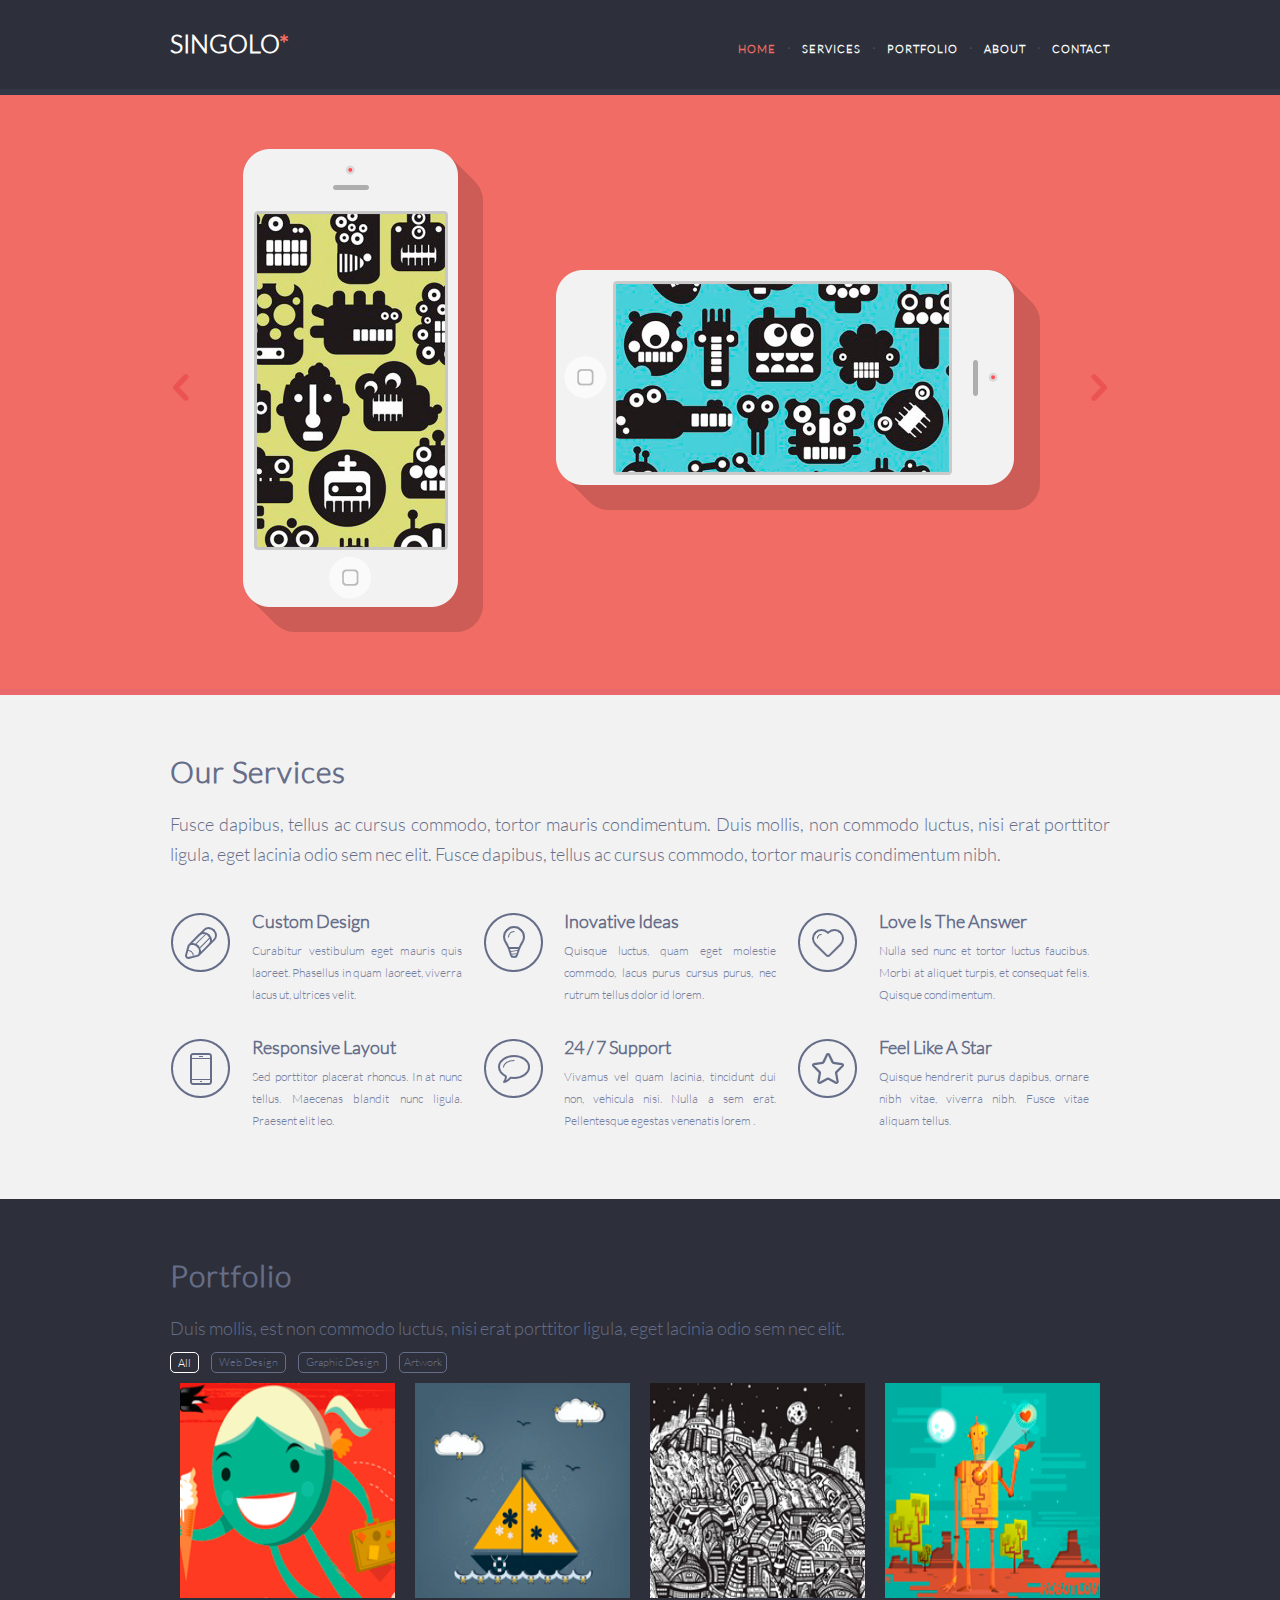
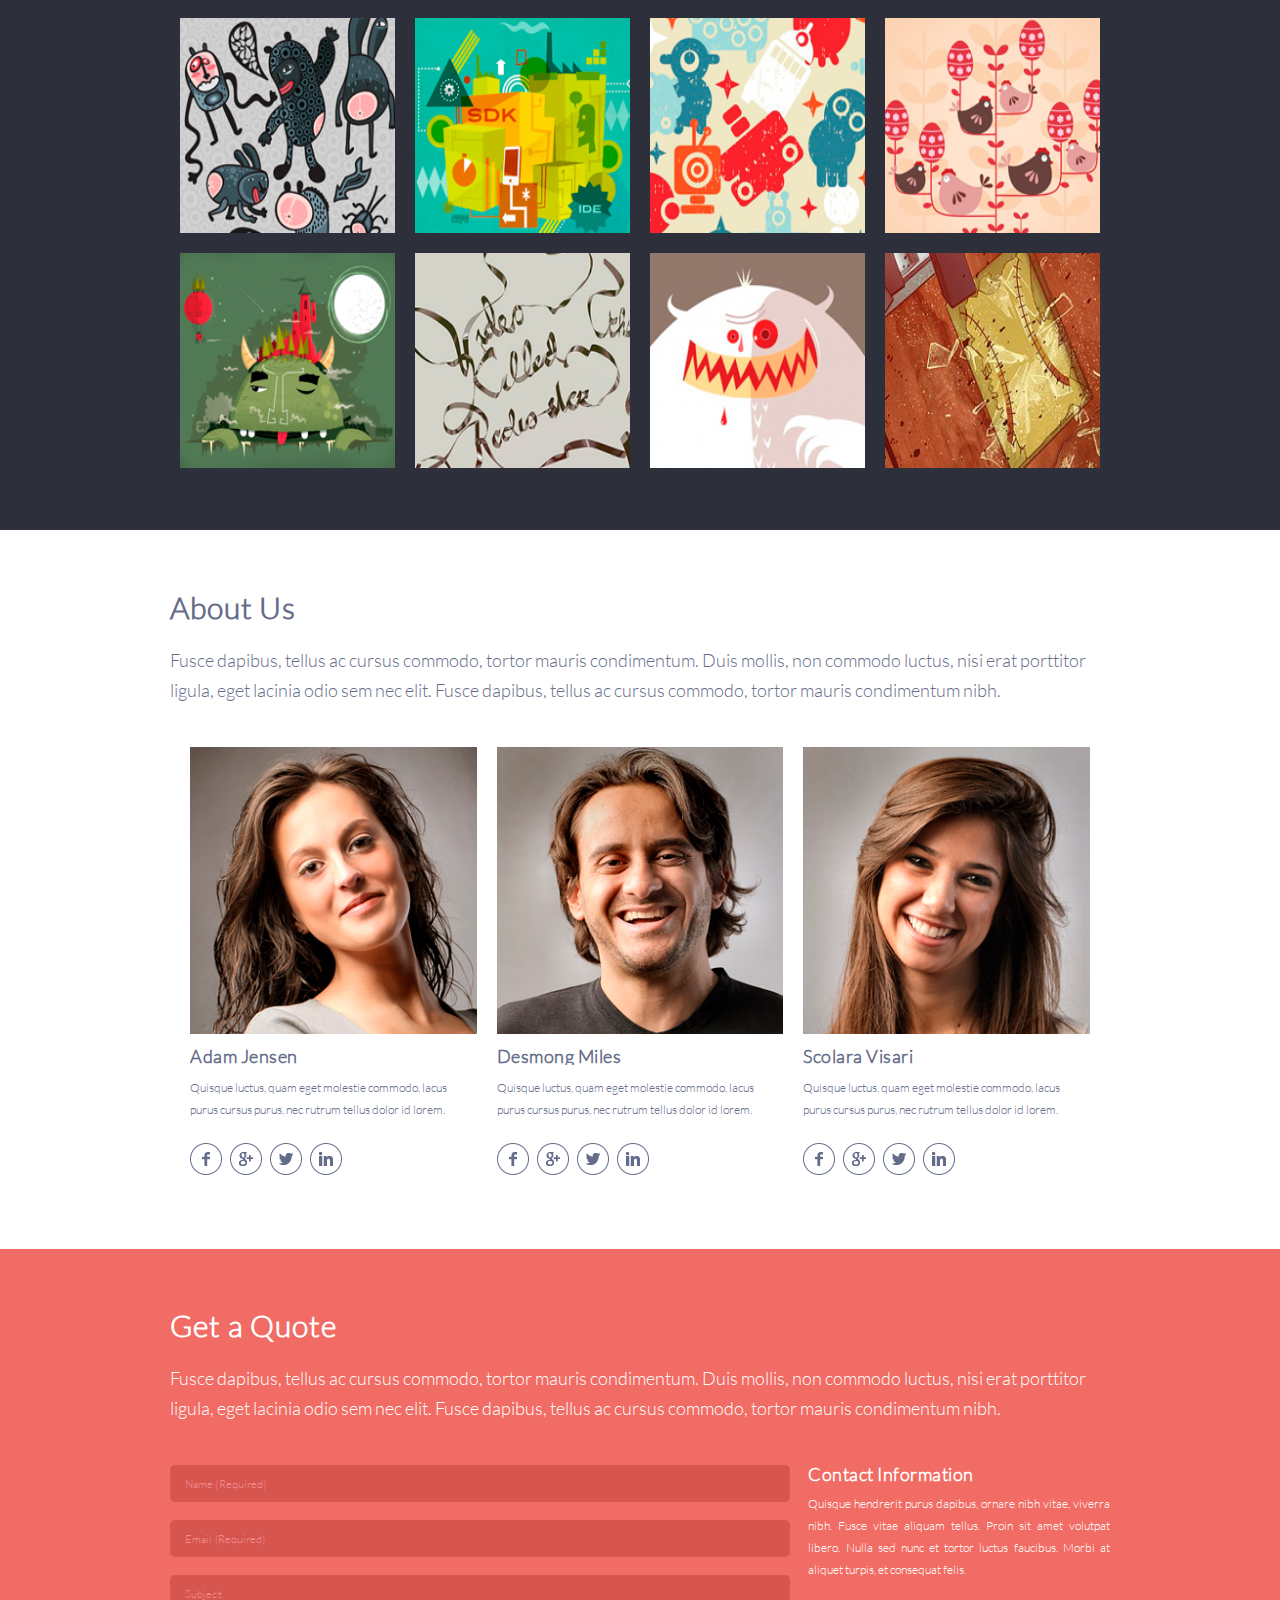
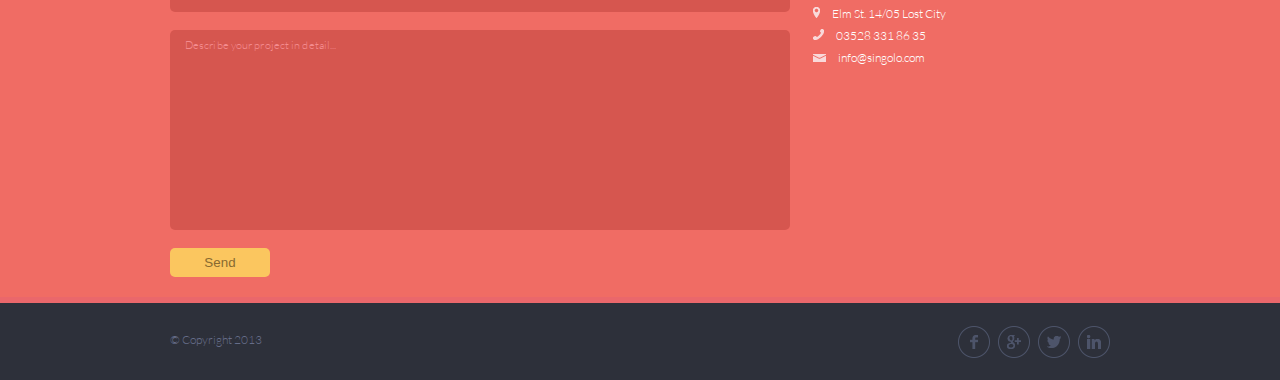
<file: index.html>
<!DOCTYPE html>
<html lang="en">

<head>
    <meta charset="UTF-8">
    <meta name="viewport" content="width=device-width, initial-scale=1.0">
    <title>Document</title>
    <link rel="stylesheet" href="style.css">
</head>

<body>
    <header class="header">
        <div class="wrapper">
            <div class="menu">
            <h1 class="logo">singolo<span class="main-color">*</span></h1>
                    <nav class="navbar">
                           <ul>
                    <li><a class="active" href="#home">home</a></li>
                    <li><a href="#services">services</a></li>
                    <li><a href="#portfolio">portfolio</a></li>
                    <li><a href="#about">about</a></li>
                    <li><a href="#quote">contact</a></li>
                </ul>
            </nav>
        </div>
        </div>     
    </header>
  
    <div class="menu-mobile">
      
    <div class="hamburger">
        <div></div>
    </div>
    <div class="overlay"> </div>
   </div>
   


    <main>
      
        <section class="home">
            <a  id='home' class = "anchor"></a>
            <div class="wrapper home-wrapper">
                <div class="slider-container">
                <div class = "slide active-slide">
                 <div class="vertical-phone-screen">
                    <img class="vertical-phone" src="assets/images/iPhone Vertical.png" alt="vertical_phone">
                    <div class="vertical-phone-off hidden"></div>
                 </div>
                 <div class="horizonal-phone-screen">
                    <img class="horizontal-phone" src="assets/images/iPhone Horizontal.png" alt="horizontal_phone">
                    <div class="horizontal-phone-off hidden"></div>
                                   </div>
                </div>
                <div class="slide second-slide">
                    <img src="assets/images/Slide-2.png" alt="">
                </div>
            </div>
            
                <img class="chev-left" src="assets/images/chev.png" alt="left_chev">
                <img class="chev-right" src="assets/images/chev.png" alt="right_chev">
               
               
            </div>

            </div>
        </section>

        <section  class="services">
            <a id="services" class = "anchor"></a>
            <div class="wrapper">
                <div>
                    <h2>Our Services</h2>
                    <p>Fusce dapibus, tellus ac cursus commodo, tortor mauris condimentum. Duis mollis, non commodo
                        luctus, nisi erat porttitor ligula, eget lacinia odio sem nec elit. Fusce dapibus, tellus ac
                        cursus commodo, tortor mauris condimentum nibh.</p>
                </div>
                <div>
                    <div class="layout-3-col">
                        <div class="layout-para">
                            <div class="icon"><img src="assets/images/pen.png" alt="pen"></div>
                            <div>
                                <h3>Custom Design</h3>
                                <p class="s-text">Curabitur vestibulum eget mauris quis laoreet. Phasellus in quam
                                    laoreet, viverra lacus ut, ultrices velit.</p>
                            </div>
                        </div>

                        <div class="layout-para">
                            <div class="icon"><img src="assets/images/lightbulb.png" alt="lightbulb"></div>
                            <div>
                                <h3>Inovative Ideas</h3>
                                <p class="s-text">Quisque luctus, quam eget molestie commodo, lacus purus cursus purus,
                                    nec rutrum tellus dolor id lorem.</p>
                            </div>
                        </div>

                        <div class="layout-para">
                            <div class="icon"><img src="assets/images/heart.png" alt="heart"></div>
                            <div>
                                <h3>Love Is The Answer</h3>
                                <p class="s-text">Nulla sed nunc et tortor luctus faucibus. Morbi at aliquet turpis, et
                                    consequat felis. Quisque condimentum.</p>
                            </div>
                        </div>

                        <div class="layout-para">
                            <div class="icon"><img src="assets/images/phone.png" alt="phone"></div>
                            <div>
                                <h3>Responsive Layout</h3>
                                <p class="s-text">Sed porttitor placerat rhoncus. In at nunc tellus. Maecenas blandit
                                    nunc ligula. Praesent elit leo.</p>
                            </div>
                        </div>

                        <div class="layout-para">
                            <div class="icon"><img src="assets/images/bubble.png" alt="bubble"></div>
                            <div>
                                <h3>24 / 7 Support</h3>
                                <p class="s-text">Vivamus vel quam lacinia, tincidunt dui non, vehicula nisi. Nulla a
                                    sem erat. Pellentesque egestas venenatis lorem .</p>
                            </div>
                        </div>

                        <div class="layout-para">
                            <div class="icon"><img src="assets/images/Star.png" alt="star"></div>
                            <div>
                                <h3>Feel Like A Star</h3>
                                <p class="s-text">Quisque hendrerit purus dapibus, ornare nibh vitae, viverra nibh.
                                    Fusce vitae aliquam tellus.</p>
                            </div>
                        </div>


                    </div>
                </div>
            </div>

        </section>
         
        <section class="portfolio">
            <a  id='portfolio' class = "anchor"></a>
            <div class="wrapper">

                <h2>Portfolio</h2>
                <p>Duis mollis, est non commodo luctus, nisi erat porttitor ligula, eget lacinia odio sem nec elit.</p>
                <ul class="portfolio-nav">
                    <li class="portf-nav active-nav">All</li>
                    <li class="portf-nav">Web Design</li>
                    <li class="portf-nav">Graphic Design</li>
                    <li class="portf-nav">Artwork</li>
                </ul>
                <ul class="layout-4-col">
                    <li class='portf-img'><div><img src="assets/images/img2.png" alt="image"></div></li>
                    <li class='portf-img'><div><img src="assets/images/img1.png" alt="image"></div></li>
                    <li class='portf-img'><div><img src="assets/images/img3.png" alt="image"></div></li>
                    <li class='portf-img'><div><img src="assets/images/img4.png" alt="image"></div></li>
                    <li class='portf-img'><div><img src="assets/images/img5.png" alt="image"></div></li>
                    <li class='portf-img'><div><img src="assets/images/img6.png" alt="image"></div></li>
                    <li class='portf-img'><div><img src="assets/images/img7.png" alt="image"></div></li>
                    <li class='portf-img'><div><img src="assets/images/img8.png" alt="image"></div></li>
                    <li class='portf-img'><div><img src="assets/images/img9.png" alt="image"></div></li>
                    <li class='portf-img'><div><img src="assets/images/img10.png" alt="image"></div></li>
                    <li class='portf-img'><div><img src="assets/images/img11.png" alt="image"></div></li>
                    <li class='portf-img'><div><img src="assets/images/img12.png" alt="image"></div></li>
                </ul>
            </div>
        </section>

        <section  class="about">
            <a  id="about" class = "anchor"></a>
            <div class="wrapper">
                <h2>About Us</h2>
                <p>Fusce dapibus, tellus ac cursus commodo, tortor mauris condimentum. Duis mollis, non commodo luctus,
                    nisi erat porttitor ligula, eget lacinia odio sem nec elit. Fusce dapibus, tellus ac cursus commodo,
                    tortor mauris condimentum nibh.</p>
                <div class="team">
                             <div class="team-person">
                                
                        <img class="team-img" src="assets/images/Jensen.png" alt="Adam Jensen">
                        <h3>Adam Jensen</h3>
                        <p>Quisque luctus, quam eget molestie commodo, lacus purus cursus purus, nec rutrum tellus dolor
                            id lorem.</p>
                        <div class="social-info">
                            <a href="#"><img src="assets/images/facebook.png" alt="facebook"></a>
                            <a href="#"><img src="assets/images/google.png" alt="google"></a>
                            <a href="#"><img src="assets/images/twitter.png" alt="twitter"></a>
                            <a href="#"><img src="assets/images/linkedIn.png" alt="linkedIn"></a>
                        </div>
                    </div>

                    <div class="team-person">
                        
                        <img class="team-img" src="assets/images/Miles.png" alt="Desmong Miles">
                        <h3>Desmong Miles</h3>
                        <p>Quisque luctus, quam eget molestie commodo, lacus purus cursus purus, nec rutrum tellus dolor
                            id lorem.</p>
                        <div class="social-info">
                            <a href="#"><img src="assets/images/facebook.png" alt="facebook"></a>
                            <a href="#"><img src="assets/images/google.png" alt="google"></a>
                            <a href="#"><img src="assets/images/twitter.png" alt="twitter"></a>
                            <a href="#"><img src="assets/images/linkedIn.png" alt="linkedIn"></a>
                        
                    </div>
                    </div>

                    <div class="team-person">
                        
                        <img class="team-img" src="assets/images/Visari.png" alt="Scolara Visari">
                        <h3>Scolara Visari</h3>
                        <p>Quisque luctus, quam eget molestie commodo, lacus purus cursus purus, nec rutrum tellus dolor
                            id lorem.</p>
                        <div class="social-info">
                            <a href="#"><img src="assets/images/facebook.png" alt="facebook"></a>
                            <a href="#"><img src="assets/images/google.png" alt="google"></a>
                            <a href="#"><img src="assets/images/twitter.png" alt="twitter"></a>
                            <a href="#"><img src="assets/images/linkedIn.png" alt="linkedIn"></a>
                       
                    </div>
                    </div>

                </div>
            </div>
        </section>

        <section class="quote">
            <a id="quote" class = "anchor"></a>
            <div class="wrapper">
                <h2>Get a Quote</h2>
                <p>Fusce dapibus, tellus ac cursus commodo, tortor mauris condimentum. Duis mollis, non commodo luctus,
                    nisi erat porttitor ligula, eget lacinia odio sem nec elit. Fusce dapibus, tellus ac cursus commodo,
                    tortor mauris condimentum nibh.
                </p>
                <div class="feedback">
                    <form class="message">
                        <input id="name" type="text" placeholder="Name (Required)" required>
                        <input id="email" type="email" placeholder="Email (Required)" required>
                        <input type="text" id="subject" placeholder="Subject" >
                        <textarea rows="12" id="description" placeholder="Describe your project in detail..."></textarea>
                        <input type="submit" value="Send" class="submit">
                    </form>

                    <div class="contact">
                        <h3>Contact Information</h3>
                        <p>Quisque hendrerit purus dapibus, ornare nibh vitae,
                            viverra nibh. Fusce vitae aliquam tellus.
                            Proin sit amet volutpat libero. Nulla sed nunc et tortor luctus faucibus.
                            Morbi at aliquet turpis, et consequat felis. </p>
                        <div class="contact-info">
                            <div>
                                <img src="assets/images/cont-location.png">
                                <span>Elm St. 14/05 Lost City </span>
                            </div>
                            <div>
                                <img src="assets/images/cont-phone.png">
                                <a  href="tel:+035283318635">03528 331 86 35</a>
                            </div>
                            <div>
                                <img src="assets/images/cont-mail.png">
                                <a href="mailto:info@singolo.com">info@singolo.com</a>
                            </div>
                        </div>
                    </div>
                </div>
            </div>
           <div class="modal  hidden">
            <div class="modal-feedback">
             <p><span id="result"></span></p>
             <br>
             <button class="btn-ok" type="button" value="OK">OK</button>
            </div>
        </div>



        </section>

    </main>
    <footer>
        <div class="wrapper">
            <div class="copy">&copy; Copyright 2013</div>
            <div class="social-foot">
                <a href=#><img src="assets/images/facebook.png" alt="facebook"></a>
                <a href=#><img src="assets/images/google.png" alt="google"></a>
                <a href=#><img src="assets/images/twitter.png" alt="twitter"></a>
                <a href=#><img src="assets/images/linkedIn.png" alt="linkedIn"></a>
            </div>
        </div>
    </footer>
     
        <script src="script.js"></script>
</body>

</html>
</file>
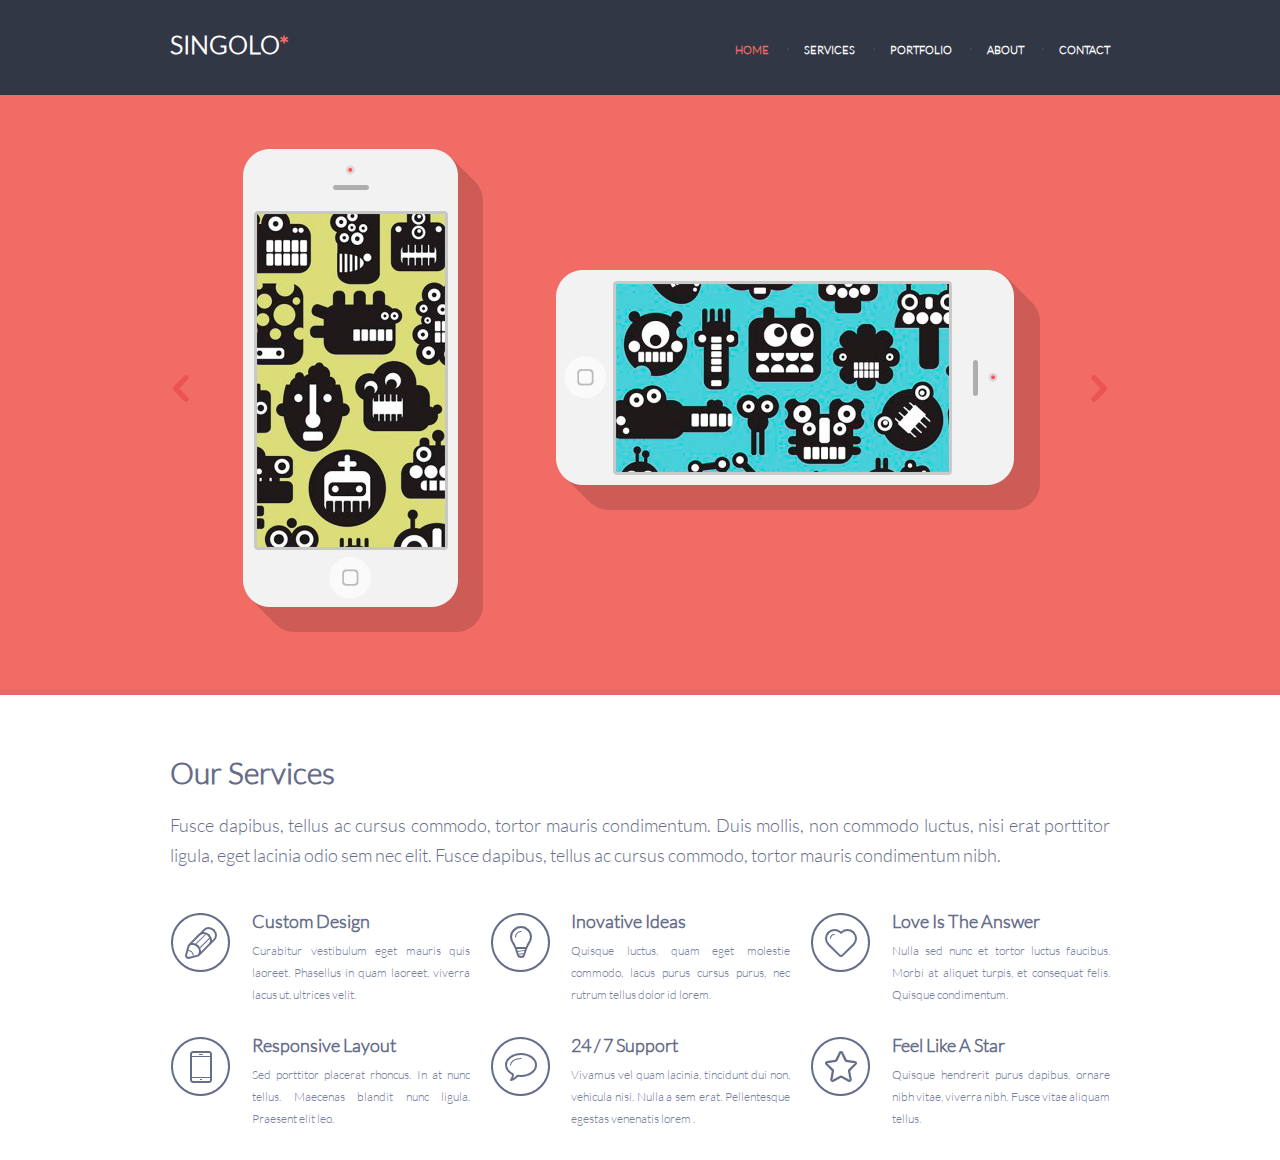
<file: singolo1.html>
<!DOCTYPE html>
<html lang="en">
<head>
    <meta charset="UTF-8">
    <meta name="viewport" content="width=device-width, initial-scale=1.0">
    <title>Document</title>
    <link rel="stylesheet" href="singolo1.css">
    </head>
<body>
    <header id="header">
        <div class="wrapper">
            <h1 class="logo">singolo<span class="main-color">*</span></h1>
            <nav id="navbar">
                <ul>
                    <li class="active">home</li>
                    <li>services</li>
                    <li>portfolio</li>
                    <li>about</li>
                    <li>contact</li>
                </ul>
            </nav>
        </div>  
    </header>
    
    <main>
        <section id="promo">
            <div class="wrapper">
               
                    <img class="vertical-phone" src = "assets/images/iPhone Vertical.png">               
                    <img class="horizontal-phone"src = "assets/images/iPhone Horizontal.png">               
                    <img class="chev-left"src = "assets/images/chev.png">     
                    <img class="chev-right"src = "assets/images/chev.png">               
                    </div>
                       
                </div>
        </section>

        <section id="services">
            <div class="wrapper">
                <div>
                    <h2>Our Services</h2>
                    <p>Fusce dapibus, tellus ac cursus commodo, tortor mauris condimentum. Duis mollis, non commodo luctus, nisi erat porttitor ligula, eget lacinia odio sem nec elit. Fusce dapibus, tellus ac cursus commodo, tortor mauris condimentum nibh.</p>
                </div>
                <div>
                    <div class="layout-3-col">
                        <div class="layout-para">
                            <div class="icon"><img src="assets/images/pen.png" alt="pen"></div>
                            <div>
                                <h3>Custom Design</h3>
                                <p class="s-text">Curabitur vestibulum eget mauris quis laoreet. Phasellus in quam laoreet, viverra lacus ut, ultrices velit.</p>
                            </div>
                        </div>

                        <div class="layout-para">
                            <div class="icon"><img src="assets/images/lightbulb.png" alt="lightbulb"></div>
                            <div>
                                <h3>Inovative Ideas</h3>
                                <p class="s-text">Quisque luctus, quam eget molestie commodo, lacus purus cursus purus, nec rutrum tellus dolor id lorem.</p>
                            </div>
                        </div>

                        <div class="layout-para">
                            <div class="icon"><img src="assets/images/heart.png" alt="heart"></div>
                            <div>
                                <h3>Love Is The Answer</h3>
                                <p class="s-text">Nulla sed nunc et tortor luctus faucibus. Morbi at aliquet turpis, et consequat felis. Quisque condimentum.</p>
                            </div>
                        </div>

                        <div class="layout-para">
                            <div class="icon"><img src="assets/images/phone.png" alt="phone"></div>
                            <div>
                                <h3>Responsive Layout</h3>
                                <p class="s-text">Sed porttitor placerat rhoncus. In at nunc tellus. Maecenas blandit nunc ligula. Praesent elit leo.</p>
                            </div>
                        </div>

                        <div class="layout-para">
                            <div class="icon"><img src="assets/images/bubble.png" alt="bubble"></div>
                            <div>
                                <h3>24 / 7 Support</h3>
                                <p class="s-text">Vivamus vel quam lacinia, tincidunt dui non, vehicula nisi. Nulla a sem erat. Pellentesque egestas venenatis lorem .</p>
                            </div>
                        </div>

                        <div class="layout-para">
                            <div class="icon"><img src="assets/images/Star.png" alt="star"></div>
                            <div>
                                <h3>Feel Like A Star</h3>
                                <p class="s-text">Quisque hendrerit purus dapibus, ornare nibh vitae, viverra nibh. Fusce vitae aliquam tellus.</p>
                            </div>
                        </div>


                    </div>
                </div>
            </div>

        </section>

    </main>
</body>
</html>
</file>
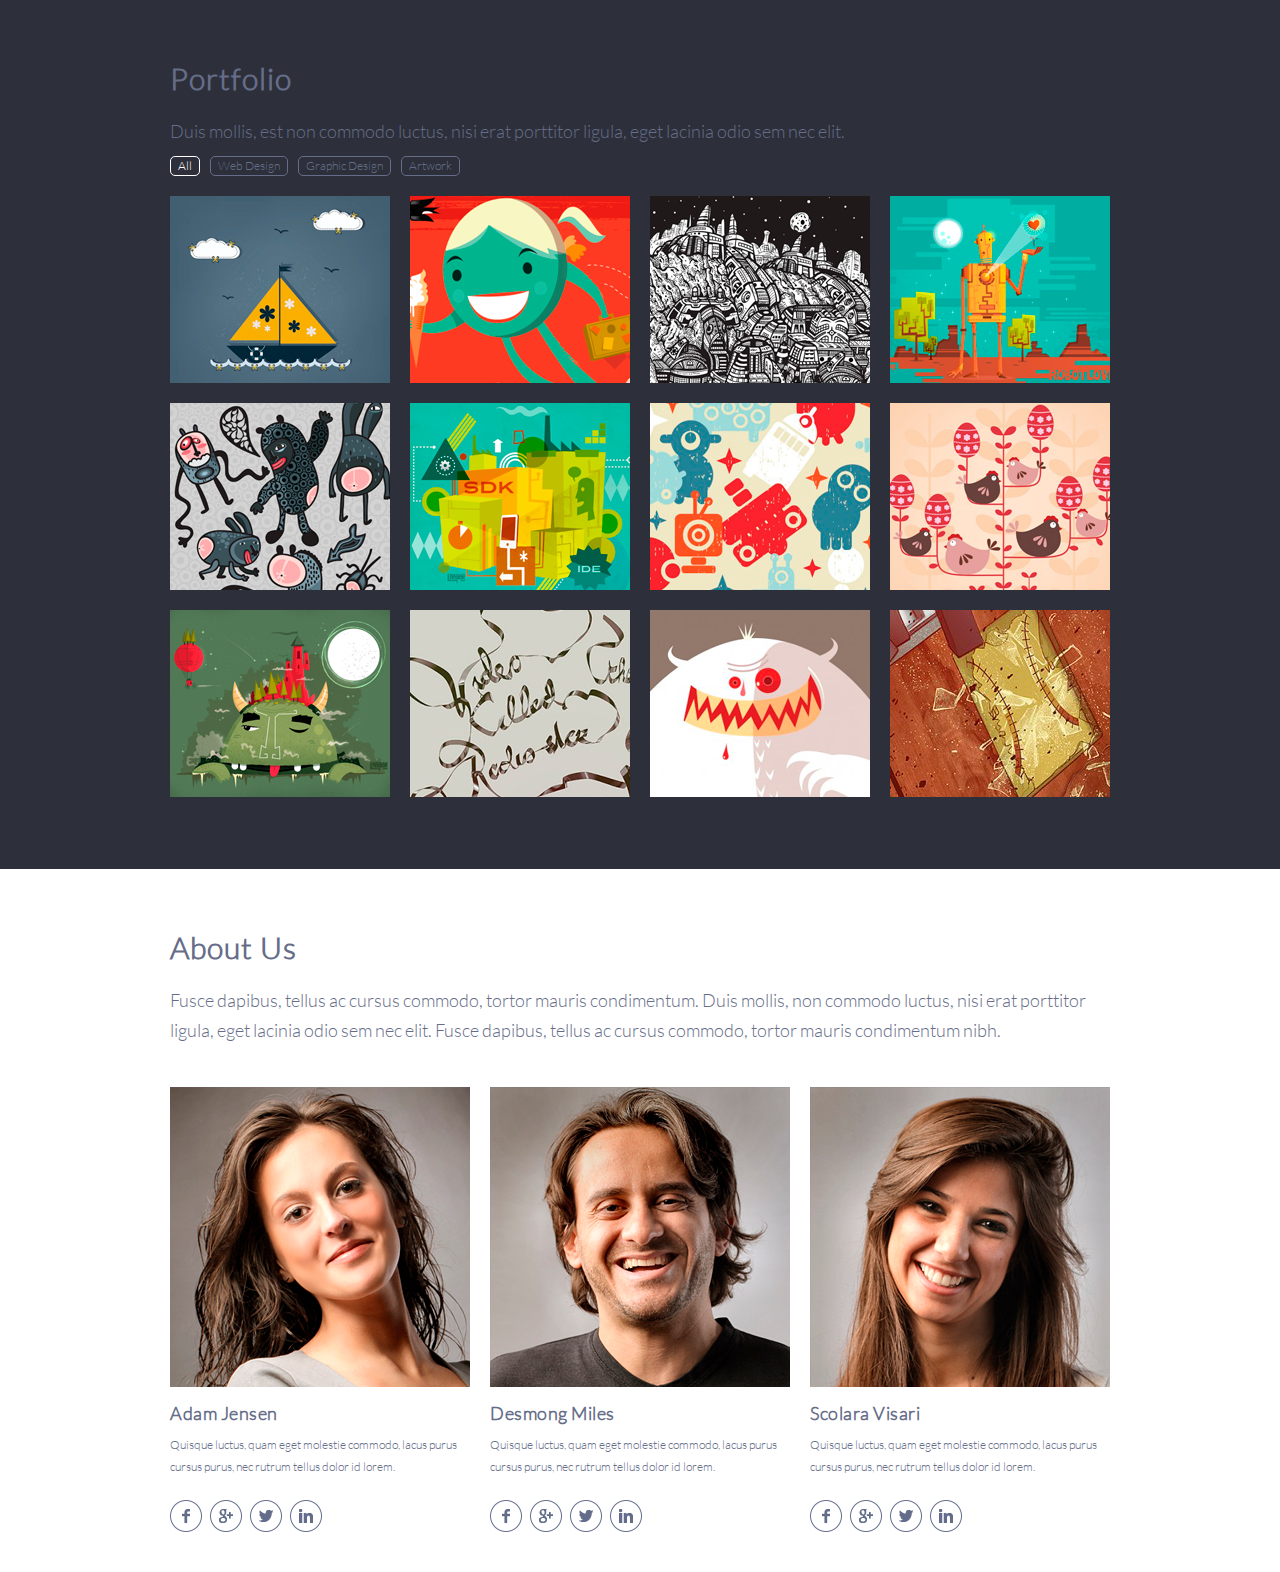
<file: singolo2.html>
<!DOCTYPE html>
<html lang="en">
<head>
    <meta charset="UTF-8">
    <meta name="viewport" content="width=device-width, initial-scale=1.0">
    <title>singolo</title>
    <link rel="stylesheet" href="singolo2.css">
    </head>
<body>
       <main>
        <section class="portfolio">
            <div class="wrapper">
                
                <h2>Portfolio</h2>
                <p>Duis mollis, est non commodo luctus, nisi erat porttitor ligula, eget lacinia odio sem nec elit.</p>
                <ul>
                     <li class="active-nav">All</li>
                     <li>Web Design</li>
                     <li>Graphic Design</li>
                     <li>Artwork</li>
                </ul>
                <div class="layout-4-col">
                    <img src="assets/images/img1.png" alt="image">
                    <img src="assets/images/img2.png" alt="image">
                    <img src="assets/images/img3.png" alt="image">
                    <img src="assets/images/img4.png" alt="image">
                    <img src="assets/images/img5.png" alt="image">
                    <img src="assets/images/img6.png" alt="image">
                    <img src="assets/images/img7.png" alt="image">
                    <img src="assets/images/img8.png" alt="image">
                    <img src="assets/images/img9.png" alt="image">
                    <img src="assets/images/img10.png" alt="image">
                    <img src="assets/images/img11.png" alt="image">
                    <img src="assets/images/img12.png" alt="image">
                </div>
            </div>
        </section>

        <section class="about-us">
            <div class="wrapper">
            <h2>About Us</h2>
            <p>Fusce dapibus, tellus ac cursus commodo, tortor mauris condimentum. Duis mollis, non commodo luctus, nisi erat porttitor ligula, eget lacinia odio sem nec elit. Fusce dapibus, tellus ac cursus commodo, tortor mauris condimentum nibh.</p>
            <div class="team">
                <div class="team-person">
                    <img src="assets/images/Jensen.png" alt="Adam Jensen">
                    <h3>Adam Jensen</h3>
                    <p>Quisque luctus, quam eget molestie commodo, lacus purus cursus purus, nec rutrum tellus dolor id lorem.</p>
                    <div class="social-info">
                        <img src="assets/images/facebook.png" alt="facebook">
                        <img src="assets/images/google.png" alt="google">
                        <img src="assets/images/twitter.png" alt="twitter">
                        <img src="assets/images/linkedIn.png" alt="linkedIn">
                    </div>
                </div>

                    <div class="team-person">
                        <img src="assets/images/Miles.png" alt="Desmong Miles">
                        <h3>Desmong Miles</h3>
                        <p>Quisque luctus, quam eget molestie commodo, lacus purus cursus purus, nec rutrum tellus dolor id lorem.</p>
                        <div class="social-info">
                            <img src="assets/images/facebook.png" alt="facebook">
                            <img src="assets/images/google.png" alt="google">
                            <img src="assets/images/twitter.png" alt="twitter">
                            <img src="assets/images/linkedIn.png" alt="linkedIn">
                        </div>
                    </div>

                        <div class="team-person">
                            <img src="assets/images/Visari.png" alt="Scolara Visari">
                            <h3>Scolara Visari</h3>
                            <p>Quisque luctus, quam eget molestie commodo, lacus purus cursus purus, nec rutrum tellus dolor id lorem.</p>
                            <div class="social-info">
                                <img src="assets/images/facebook.png" alt="facebook">
                                <img src="assets/images/google.png" alt="google">
                                <img src="assets/images/twitter.png" alt="twitter">
                                <img src="assets/images/linkedIn.png" alt="linkedIn">
                            </div>
                        </div>

                </div>
            </div>
        </section>                     
   

    </main>
</body>
</html>
</file>
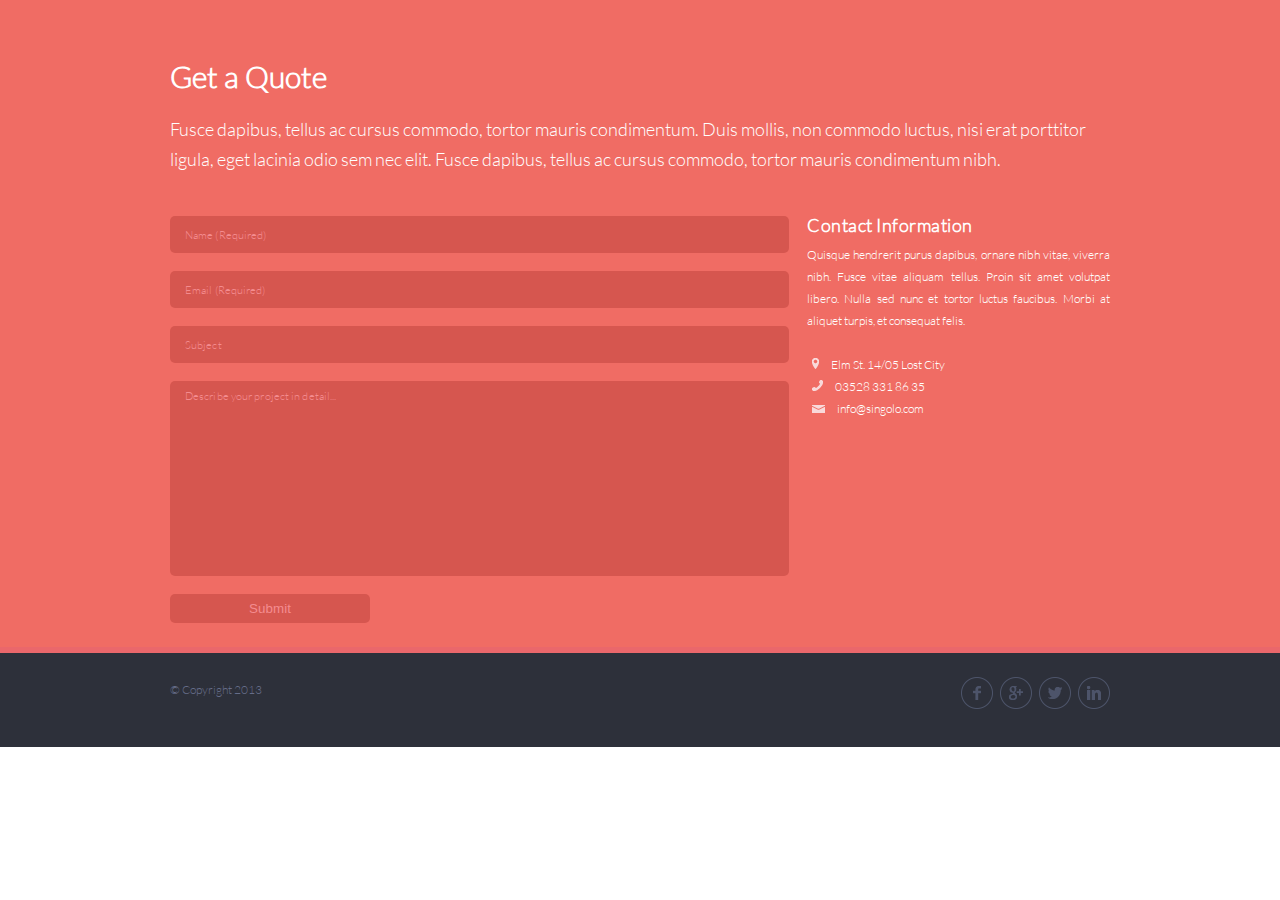
<file: singolo3.html>
<!DOCTYPE html>
<html lang="en">

<head>
    <meta charset="UTF-8">
    <meta name="viewport" content="width=device-width, initial-scale=1.0">
    <title>singolo</title>
    <link rel="stylesheet" href="singolo3.css">
</head>

<body>
    <main>

        <section class="quote">
            <div class="wrapper">
                <h2>Get a Quote</h2>
                <p>Fusce dapibus, tellus ac cursus commodo, tortor mauris condimentum. Duis mollis, non commodo luctus,
                    nisi erat porttitor ligula, eget lacinia odio sem nec elit. Fusce dapibus, tellus ac cursus commodo,
                    tortor mauris condimentum nibh.
                </p>
                <div class="feedback">
                    <form class="message">
                        <input type="text" placeholder="Name (Required)">
                        <input type="email" placeholder="Email (Required)">
                        <input type="text" placeholder="Subject">
                        <textarea rows="12" placeholder="Describe your project in detail..."></textarea>
                        <input type="submit" value="Submit" class="submit">
                    </form>
                    
                    <div class="contact">
                        <h3>Contact Information</h3>
                        <p>Quisque hendrerit purus dapibus, ornare nibh vitae,
                            viverra nibh. Fusce vitae aliquam tellus.
                            Proin sit amet volutpat libero. Nulla sed nunc et tortor luctus faucibus.
                            Morbi at aliquet turpis, et consequat felis. </p>
                        <div class="contact-info">
                            <div>
                                <img src="assets/images/cont-location.png">
                                <span>Elm St. 14/05 Lost City </span>
                            </div>
                            <div>
                                <img src="assets/images/cont-phone.png">
                                <span>03528 331 86 35</span>
                            </div>
                            <div>
                                <img src="assets/images/cont-mail.png">
                                <span>info@singolo.com</span>
                            </div>
                        </div>
                    </div>
                </div>
            </div>



        </section>
    </main>

    <footer>
        <div class="wrapper">
            <div class="copy">&copy; Copyright 2013</div>
            <div class="social-foot">
                <a href=#><img src="assets/images/facebook.png" alt="facebook"></a>
                <a href=#><img src="assets/images/google.png" alt="google"></a>
                <a href=#><img src="assets/images/twitter.png" alt="twitter"></a>
                <a href=#><img src="assets/images/linkedIn.png" alt="linkedIn"></a>
            </div>
        </div>
    </footer>
</body>

</html>
</file>
<file: style.css>
@font-face {
  font-family: "Lato";
  src: url("assets/fonts/Lato-Regular.ttf");
  src: url("assets/fonts/Lato-Bold.ttf");
  src: url("assets/fonts/Lato-Italic.ttf");
  src: url("assets/fonts/Lato-Thin.ttf");
  src: url("assets/fonts/Lato-Black.ttf");
  src: url("assets/fonts/Lato-Light.ttf");
}

html {
  scroll-behavior: smooth;
}
* {
  margin: 0;
  padding: 0;
}

body {
  font-family: "Lato", "sans-serif";
  
}

.wrapper {
  max-width: 1020px;
  margin: 0 auto;
  padding: 0 40px;
  box-sizing: border-box;
  
}

.main-color {
  color: #f06c64;
}

h1 {
  font-size: 25px;
  font-weight: 700;
  line-height: 6px;
  letter-spacing: 0px;
}

h2 {
  font-size: 30px;
  line-height: 18px;
  font-weight: 700;
  margin-bottom: 28px;
  letter-spacing: 0.9px;
}

h3 {
  font-size: 18px;
  line-height: 18px;
  font-weight: 900;
  margin-bottom: 10px;
}

p {
  font-size: 18px;
  line-height: 30px;
}
a {
  text-decoration: none;
}

ul {
  list-style: none;
}

.anchor {
  top: -95px;
  position: relative;
   }
  

  .header {
  background-color: #2D303A;
  color: #fff;
  text-transform: uppercase;
  padding-top: 35px;
  padding-bottom: 37px;
  position: sticky;
  top:0px;
  z-index: 2;
  transition: 0.5s;
 
  
}
.header .menu {
  display: flex;
  justify-content: space-between;
  align-items: center;
 
}

 .menu-mobile .hamburger{
  position: fixed;
  top: 0;
  left: 0;
  z-index:7;
  cursor: pointer;
  width: 30px;
  height: 60px;
  display: none;
  align-items: center;
  justify-content: center;
  padding: 10px 20px;
  transition: 0.5s;
 }

 .menu-mobile .hamburger >div{
  position: relative;
  flex: none;
  width: 100%;
  height: 2px;
  background: #fff;
  display: flex;
  align-items: center;

 }

 .menu-mobile .hamburger >div::before, 
 .menu-mobile .hamburger >div::after {
   content: '';
   position: absolute;
   z-index: 6;
   top: -10px;
   width: 100%;
   height: 100%;
   background: inherit;
} 



.menu-mobile .hamburger >div::after { 
  top: 10px;
}


.menu-mobile .hamburger >div:hover{
background-color: #f06c64;
}
.menu-mobile .hamburger-rotate {
  transform: rotate(90deg);
}
 
.navbar a {
  color: #fff;
}

.navbar ul {
  list-style: none;
  display: flex;
  justify-content: space-between;
  margin-top: 3px;
}

.navbar ul li {
  padding-right: 21px;
  padding-top: 5px;
  font-size: 11px;
  line-height: 6px;
  font-weight: 700;
  letter-spacing: 1px;
}

.navbar ul li:last-child {
  padding-right: 0;
}

.navbar ul li:first-child {
  padding-top: 8px;
}

.navbar ul li a:hover, .nav-mobile ul li a:hover  {
  color: #f06c64;
  cursor: pointer;
}

.menu .active  {
  color: #f06c64;
}

.navbar li:not(:first-child):before {
  content: ".";
  position: relative;
  bottom: 4px;
  left: -10px;
  font-weight: 400;
  font-size: 19px;
  color: #494e62;
}



.home {
  background-color: #f06c64;
  
  border-top: 6px solid #323746;
  border-bottom: 6px solid #ea676b;
}

.secondary-bg {
  background-color: #648BF0;
  border-bottom: 6px solid #648BF0;

}

.home-wrapper {
  position: relative;
}



.slider-container {
  position: relative; 
 width: 100%; 
  overflow: hidden;
  height: 594px; 
  
}


.slide {
  display: none;
  position: relative;
  animation: 0.3s ease-in-out;
 
}

.second-slide img {
  width:100%;
  padding-top: 3%;
  display: block;
   
}

 .active-slide, .next-slide {
  display: block;
}

.next {
  position: absolute;
  top:0;
  width:100%;
}



.slider-container .vertical-phone {
  position: absolute;
  top: 54px;
  left: 73px;
  cursor: pointer;
  
}

.slider-container .horizontal-phone {
  position: absolute;
  top: 175px;
  right: 70px;
  cursor: pointer;
}

.vertical-phone-off {
  position: absolute;
  background-color: #000;
  width: 189px;
  height: 334px;
  top: 119px;
  left: 86px;
  z-index: 1;
  cursor: pointer;
}

.horizontal-phone-off {
  position: absolute;
  background-color: #000;
  height: 189px;
  width: 334px;
  top: 188px;
  left: 445px;
  z-index: 1;
  cursor: pointer;
}


.chev-left,
.chev-right {
  position: absolute;
  top: 47%;
  width: 16px;
  height: 27px;
  opacity: 60%;
}


.chev-left {
  left: 43px;
}
.chev-right {
  right: 43px;
  transform: rotate(180deg);
}

.chev-left:hover,
.chev-right:hover {
  opacity: 100%;
  cursor: pointer;
}

.to-left {
  animation-name: left;
}

.to-right {
  animation-name: right;
  animation-direction: reverse;
}

.from-left {
  animation-name: left;
  animation-direction: reverse;
}

.from-right {
  animation-name: right;
}

@keyframes left {
  from {left: 0}
  to {left: -100%}
}


@keyframes right {
  from {left: 100%}
  to {left: 0}
}

.services {
  color: #666d89;
  text-align: justify;
  background-color: #f2f2f2;
}
.services > div {
  padding-top: 68px;
  padding-bottom: 35px;
}

.services .layout-3-col {
  display: flex;
  flex-wrap: wrap;
  margin-top: 43px;
  
}

 .layout-3-col .layout-para {
  display: flex;
  flex: none;
  max-width: 31.1%;
  margin-right: 21px;
  padding-bottom: 32px;
  text-align: justify;
  overflow: hidden;
}



.services .layout-3-col .layout-para .s-text {
  font-size: 12px;
  line-height: 22px;
  color: #767e9e;
  font-weight: 400;
}
.services .layout-3-col .layout-para .icon {
  margin-right: 20px;
}

.portfolio {
  background-color: #2d303a;
  color: #666d89;
  padding-top: 68px;
  padding-bottom: 52px;
}

.portfolio h2,
.about-us h2 {
  letter-spacing: 1px;
}

.portfolio-nav {
  list-style: none;
  display: flex;
  justify-content: left;
  margin-top: 9px;
}

 .portfolio-nav li {
  justify-content: left;
  padding: 1px 7px;
  margin-right: 12px;
  font-size: 11px;
  line-height: 16px;
  font-weight: 400;
  border: 1px solid #666d89;
  border-radius: 5px;
  letter-spacing: 0px;
}

.portfolio-nav li:last-child {
  padding: 1px 4px;
}

.portfolio-nav li:first-child {
  padding-top: 2px;
}
 .portfolio-nav li:hover {
  cursor: pointer;
  color: #fff;
  border: 1px solid #fff;
}

.portfolio-nav .active-nav {
  color: #fff;
  border: 1px solid #fff;
}

.portfolio .layout-4-col {
  display: flex;
  flex-wrap: wrap;
  overflow: hidden;


}



.portfolio .portf-img {
  margin: 10px;
  cursor: pointer;
  flex: 1 0 20%;
}


.portf-img:before {
  content: "";
  float: left;
  padding-top: 100%;
}

.portf-img div {
  width:100%;
  height:100%;
  box-sizing: border-box;
 }

 .portf-img img {
  display: block;
  width: 100%;
  height:100%
 }

 .portf-img div .img-border {
  border: 5px solid #F06C64 ;
  width: calc(100% - 10px);
  height: calc(100% - 10px);
}

.about {
  color: #666d89;
  padding-top: 69px;
  padding-bottom: 70px;
  }

.about .team {
  display: grid;
  grid-template-columns: repeat(3, 1fr);
  grid-gap: 20px;
  margin-top: 42px;
  padding: 0 20px;
  
}

.about .team .team-person .team-img {
  display: block;
  width: 100%;
}

.about .team .team-person h3 {
  margin-top: 13px;
  letter-spacing: 0.5px;
  overflow: hidden;
}

.about .team .team-person p {
  margin-top: 12px;
  font-size: 12px;
  line-height: 22px;
}

.about .team .team-person .social-info img {
  margin-top: 22px;
  margin-right: 5px;
}

.about .team .team-person .social-info a:hover {
  opacity: 80%;
}

.quote {
  background-color: #f06c64;
  color: #fff;
  padding-top: 68px;
  border-bottom: 6px solid #ea676b;
  position: relative;
}

.quote a {
  color: #fff;
} 

.quote .feedback {
  display: flex;
  justify-content: space-between;
  margin-top: 42px;
}

.quote .feedback p,
.quote .feedback h2 {
  letter-spacing: 1.1px;
  text-align: justify;
}
.quote .message {
  display: flex;
  flex-direction: column;
  flex: 0 0 66%;
 }

.quote .message input,
.quote .message textarea {
  background-color: #d6564f;
  border: 1px solid transparent;
  border-radius: 5px;
  margin-bottom: 18px;
  padding: 10px 5px 10px 14px;
  resize: none;
 letter-spacing: 0.1px;
  color: #f48c8f;
}
.quote .message textarea {
  padding-bottom: 15px;
}


.quote .message input::placeholder,
.quote .message textarea::placeholder {
  color: #f48c8f;
  font-size: 11px;
  line-height: 22px;
  font-family: "Lato";
}

.quote .message .submit {
  padding: 6px;
  margin-bottom: 20px;
  width: 100px;
  cursor: pointer;
  background-color: #FBC65F;
  color: #886A30;
}
.quote .message .submit:hover {
  opacity: 80%;
}

.quote .message textarea {
  padding-top: 3px;
}

.quote .contact {
  text-align: left;
  margin-left: 18px;
}

.quote .contact h3 {
  letter-spacing: 0.5px;
}

.quote .contact p {
  letter-spacing: 0px;
  font-size: 12px;
  line-height: 22px;
  text-align: justify;
}

.quote .contact .contact-info {
  margin-top: 22px;
  font-size: 12px;
  line-height: 22px;
  text-align: justify;
  letter-spacing: 0px;
}

.quote .contact .contact-info img {
  margin-right: 10px;
  margin-left: 5px;
}

footer {
  background-color: #2d303a;
  color: #666d89;
  padding: 23px 0 19px 0;
  font-size: 12px;
}
footer > div {
  display: flex;
  justify-content: space-between;
}
footer .copy {
  padding-top: 6px;
}

.social-foot a {
  margin-left: 6px;
  opacity: 60%;
}

.social-foot a:hover {
  opacity: 100%;
}


.modal {
  position: fixed;
  width: 100vw;
  height: 100vh;
  top: 0;
  left: 0;
  background-color: #0007;
   
}

.modal-feedback {
  position: fixed;
  padding: 20px 30px;
  background-color: #f06c64;
  top: 30%;
  left: 20%;
  width: 30%;
  border: 2px solid #fff;
  max-height: 40vw;
  overflow-y: scroll;
 

}

.modal .btn-ok {
  border: 1px solid transparent;
  padding: 2px 4px;
  color: #fff;
  background-color:#d6564f;
  cursor: pointer;
  margin-top: 20px;
  font-size: 20px;
  
}

#result {
  font-size: 16px;
  line-height: 1px;
  
  
}

.hidden {
  display: none;
}


@media (max-width: 1019px) {
    
.slider-container {
  height: 58vw; 
}

.slider-container .vertical-phone {
  position: absolute;
  top: 60px;
  left: 8%;
  width: 23vw;
}

.slider-container .horizontal-phone {
  position: absolute;
  top: 150px;
  right: 5%;
  height: 23vw;
}

.chev-left,
.chev-right {
  width: 16px;
  height: 29px;
 }


.chev-left {
  left: 20px;
}
.chev-right {
  right: 20px;
}


.vertical-phone-off, .horizontal-phone-off {
 display: none;
}

.second-slide img {
   padding-top: 6%;
     }


.layout-3-col .layout-para {
  max-width: 46%;
  }

  .portfolio .portf-img {
     flex: 1 0 25%;
  }

}

@media (max-width: 767px) {
   
  .menu-mobile .hamburger{ 
    display: flex;
  }
  
  .header .menu {
    display: block;
  
    }
  
    .header .nav-mobile {
      position: fixed;
      top: 0;
      left: 0;
      height: 100vh;
      width:60vw;
      z-index: 4;
      background-color: #2D303A;
      padding: 5% 0 0 15% ;
             }

  
  .navbar ul {
    display: none;
       }
   
    .navbar .active-ul {
      display: block;
      margin-top: 60%;
   
    } 

    .navbar ul li {
      padding-bottom: 27px;
      font-size: 24px;
      line-height: 29px;
    }
    
    .navbar li:not(:first-child):before {
     display: none;
    }
    


  .logo {
    text-align: center;

  }

  .logo-left {
    position: fixed;
    top: 35px;
    left:20vw;
    z-index: 10;
  }

  
  .slider-container {
    height: 60vw; 
  }

  .second-slide img {
    padding-top: 1%;
      }

  .slider-container .vertical-phone {
    top: 8vw;
    left: 3%;
   
  }
  
  .slider-container .horizontal-phone {
    top: 20vw;
    right: 1%;
  }

.chev-left,
.chev-right {
  width: 14px;
  height: 25px;
 }

 .chev-left {
  left: 15px;
}
.chev-right {
  right: 15px;
  transform: rotate(180deg);
}

.layout-3-col .layout-para {
  max-width: 100%;
  }

  .portfolio .portf-img {
    flex: 1 0 40%;
 }
 .about .team {
  grid-template-columns: repeat(1, 1fr);
  margin-top: 42px;
}

.quote .feedback {
  display: block;
  padding-bottom: 20px;
  }
  .quote .message .submit {
       width: 100%;
       padding: 10px 6px;
   }

  .nav-mobile {
    display: block;
  }
 
  .overlay {
    display: none;
    position: fixed;
    width: 100vw;
    height: 100vh;
    top: 0;
    left: 0;
    background-color: #0007;
    z-index: 1;
  }
 

.overlay-on {
  display: flex;
}

footer .copy {
  display: none;
}

.social-foot {

margin: 0 auto;
}
}
 

@media (max-width: 374px) {
body {
  overflow: hidden;
}
}
</file>
<file: singolo1.css>
@font-face {
    font-family: 'Lato';
    src: url("assets/fonts/Lato-Regular.ttf");
    src: url("assets/fonts/Lato-Bold.ttf");
    src: url("assets/fonts/Lato-Italic.ttf");
    src: url("assets/fonts/Lato-Thin.ttf");
    src: url("assets/fonts/Lato-Black.ttf");
    src: url("assets/fonts/Lato-Light.ttf");
        }

* {
    margin:0;
    padding:0;
}

  body {
    font-family: 'Lato', 'sans-serif';
    }

.wrapper {
width: 1020px;
margin: 0 auto;
padding: 0 40px;
box-sizing: border-box;
}

.main-color {
    color: #f06c64;
}

h1 {
font-size: 25px;
font-weight: 700;
line-height: 6px;

}

h2 {
    font-size: 30px;
    line-height: 18px;
    font-weight: 900;
    margin-bottom: 28px;

        }

h3 {
    font-size: 18px;
    line-height: 18px;
    font-weight: 900;
    margin-bottom: 10px;
}

p {
    font-size: 18px;
    line-height: 30px;
}
#header {
    background-color: #323746;    color: #fff;
    text-transform: uppercase;
    display: flex;
    padding-top: 36px;
    padding-bottom: 36px;
}
#header>div {
    display: flex;
    justify-content: space-between;
    align-items: center;
        
}


#navbar ul {
 list-style: none;
 display: flex;
 justify-content: space-between;
 margin-top: 3px;


}
#navbar ul li {
    padding-right: 31px;
    padding-top: 5px;
    font-size: 11px;
    line-height: 6px;
    font-weight: 700;
           }

#navbar ul li:last-child {
    padding-right: 0;
   }
 
   #navbar ul li:first-child {
    padding-top: 8px;
   }

   #navbar ul li:hover {
    color:  #f06c64;  
    cursor: pointer;
   }

   .active {
       color:  #f06c64;
   }

   li:not(:first-child):before {
    content: ".";
    position: relative; 
    bottom: 4px;
    left: -14px;
    font-weight: 400;
    font-size: 19px;
    color: #494e62;
   }



#promo {
    background-color: #f06c64;
    height: 594px;
    border-top: 6px solid  #323746;
    border-bottom: 6px solid  #ea676b;;
  
  }

  

.vertical-phone {
    position: absolute;
    top: 54px;
    left: 113px; 
}

.horizontal-phone {
    position: absolute;
    top: 175px;
    left: 426px; 
}

 .chev-left {
   
   position: absolute;
   top: 280px;
   left: 43px; 
   width: 16px;
   height: 27px;
   opacity: 60%;
 }
 
 .chev-left, .chev-right {
    position: absolute;
    top: 280px;
    width: 16px;
    height: 27px;
    opacity: 60%;
  }
 
  .chev-left {
    left: 43px; 

  }
  .chev-right {
  right: 43px;
  transform: rotate(180deg);
  }

.chev-left:hover, .chev-right:hover {
opacity: 100%;
cursor: pointer;

}


#promo>div {
   position: relative;
}

#services {
    color: #666d89;
    text-align: justify;
    
}
#services>div {
   padding-top: 69px;
 

}

#services .layout-3-col{
display: flex;
flex-wrap: wrap;
margin-top: 42px;
box-sizing: border-box;
width: 960px;

}

#services .layout-3-col .layout-para{
    display: flex;
    width: 300px;
    margin-right: 20px;
    padding-bottom: 30px;
    text-align: justify;
    }

    #services .layout-3-col .layout-para .s-text{
        font-size: 12px;
        line-height: 22px;
        color: #767e9e;
        font-weight: 400;
        }
#services .layout-3-col .layout-para .icon{
margin-right: 20px;
}
</file>
<file: singolo2.css>
@font-face {
    font-family: 'Lato';
    src: url("assets/fonts/Lato-Regular.ttf");
    src: url("assets/fonts/Lato-Bold.ttf");
    src: url("assets/fonts/Lato-Italic.ttf");
    src: url("assets/fonts/Lato-Thin.ttf");
    src: url("assets/fonts/Lato-Black.ttf");
    src: url("assets/fonts/Lato-Light.ttf");
        }

* {
    margin:0;
    padding:0;
}

  body {
    font-family: 'Lato', 'sans-serif';
    }

.wrapper {
width: 1020px;
margin: 0 auto;
padding: 0 40px;
box-sizing: border-box;
}

h2 {
    font-size: 30px;
    line-height: 18px;
    font-weight: 900;
    margin-bottom: 28px;
          }

h3 {
    font-size: 18px;
    line-height: 18px;
    font-weight: 900;
    margin-bottom: 10px;
}

p {
    font-size: 18px;
    line-height: 30px;
}

.portfolio {
    background-color: #2d303a;
    color:  #666d89;
    padding-top: 70px;
    padding-bottom: 52px;
}

.portfolio h2, .about-us h2  {
    letter-spacing: 1px;
    
}

.portfolio ul {
list-style: none;
display: flex;
justify-content: left;
margin-top: 10px;
}

.portfolio ul li {
     justify-content: left;
     padding: 0 7px;
     margin-right: 10px;
     font-size: 12px;
     line-height: 18px;
     font-weight: 400;
     border: 1px solid #666d89;
     border-radius: 5px;
    }

    .portfolio ul li:hover {
         cursor: pointer;
         color: #fff;
    border: 1px solid #fff;
                     }

             
   .portfolio ul li.active-nav {
    color: #fff;
    border: 1px solid #fff;
                }     


       .portfolio .layout-4-col{
        display: flex;
        justify-content: space-between;
        flex-wrap: wrap;
        margin-top: 20px;
        box-sizing: border-box;
        width: 940px;
       
        
        }
        
       .portfolio .layout-4-col img{
         margin-bottom: 20px;
                }

.about-us {
    color: #666d89;
    padding-top: 70px;
    padding-bottom: 36px;
}

.about-us .team {
    display: flex;
    margin-top: 42px;
    justify-content: space-between;
    width: 960px;
}

.about-us .team .team-person h3 {
margin-top: 13px;
letter-spacing: 0.5px;
}

.about-us .team .team-person p {
    margin-top: 12px;
    font-size: 12px;
    line-height: 22px;
    }

     
    .about-us .team .team-person .social-info img {
     margin-top: 22px;
     margin-right: 5px;
    }
</file>
<file: singolo3.css>
@font-face {
  font-family: "Lato";
  src: url("assets/fonts/Lato-Regular.ttf");
  src: url("assets/fonts/Lato-Bold.ttf");
  src: url("assets/fonts/Lato-Italic.ttf");
  src: url("assets/fonts/Lato-Thin.ttf");
  src: url("assets/fonts/Lato-Black.ttf");
  src: url("assets/fonts/Lato-Light.ttf");
}

* {
  margin: 0;
  padding: 0;
}

body {
  font-family: "Lato", "sans-serif";
}

.wrapper {
  width: 1020px;
  margin: 0 auto;
  padding: 0 40px;
  box-sizing: border-box;
}

h2 {
  font-size: 30px;
  line-height: 18px;
  font-weight: 900;
  margin-bottom: 28px;
}

h3 {
  font-size: 18px;
  line-height: 18px;
  font-weight: 900;
  margin-bottom: 10px;
}

p {
  font-size: 18px;
  line-height: 30px;
}

.quote {
  background-color: #f06c64;
  color: #fff;
  padding-top: 68px;
  border-bottom: 6px solid #ea676b;
}

.quote .feedback {
  display: flex;
  justify-content: space-between;
  margin-top: 42px;
  
}

.quote .feedback p,
.quote .feedback h2 {
  letter-spacing: 1px;
  text-align: justify;
}

.quote .message {
  display: flex;
  flex-direction: column;
}


.quote .message input,
.quote .message textarea {
  background-color: #d6564f;
  border: 1px solid transparent;
  border-radius: 5px;
  margin-bottom: 18px;
  padding: 10px 5px 10px 14px;
  resize: none;
  width: 598px;
  letter-spacing: 0.1px;
  color:  #f48c8f;
}

.quote .message input::placeholder,
.quote .message textarea::placeholder {
  color: #f48c8f;
  font-size: 11px;
  line-height: 22px;
  font-family: "Lato";
}

.quote .message .submit  {
  padding: 6px;
  margin-bottom: 24px;
  width: 200px;
  cursor: pointer;
 
}
.quote .message .submit:hover  {
   opacity: 80%;
}

.quote .message textarea {
  padding-top: 3px;
}

.quote .contact {
  text-align: left;
  margin-left: 18px;
}

.quote .contact h3 {
  letter-spacing: 0.5px;
}

.quote .contact p {
  letter-spacing: 0px;
  font-size: 12px;
  line-height: 22px;
  text-align: justify;
}

.quote .contact .contact-info {
  margin-top: 22px;
  font-size: 12px;
  line-height: 22px;
  text-align: justify;
  letter-spacing: 0px;
}

.quote .contact .contact-info img {
  margin-right: 10px;
  margin-left: 5px;
}

footer {
  background-color: #2d303a;
  color: #666d89;
  padding: 24px 0 35px 0;
  font-size: 12px;
}
footer > div {
  display: flex;
  justify-content: space-between;
}
footer .copy {
  padding-top: 5px;
}

.social-foot a {
  margin-left: 5px;
  opacity: 60%;
}

.social-foot a:hover {
  opacity: 100%;
}
</file>
